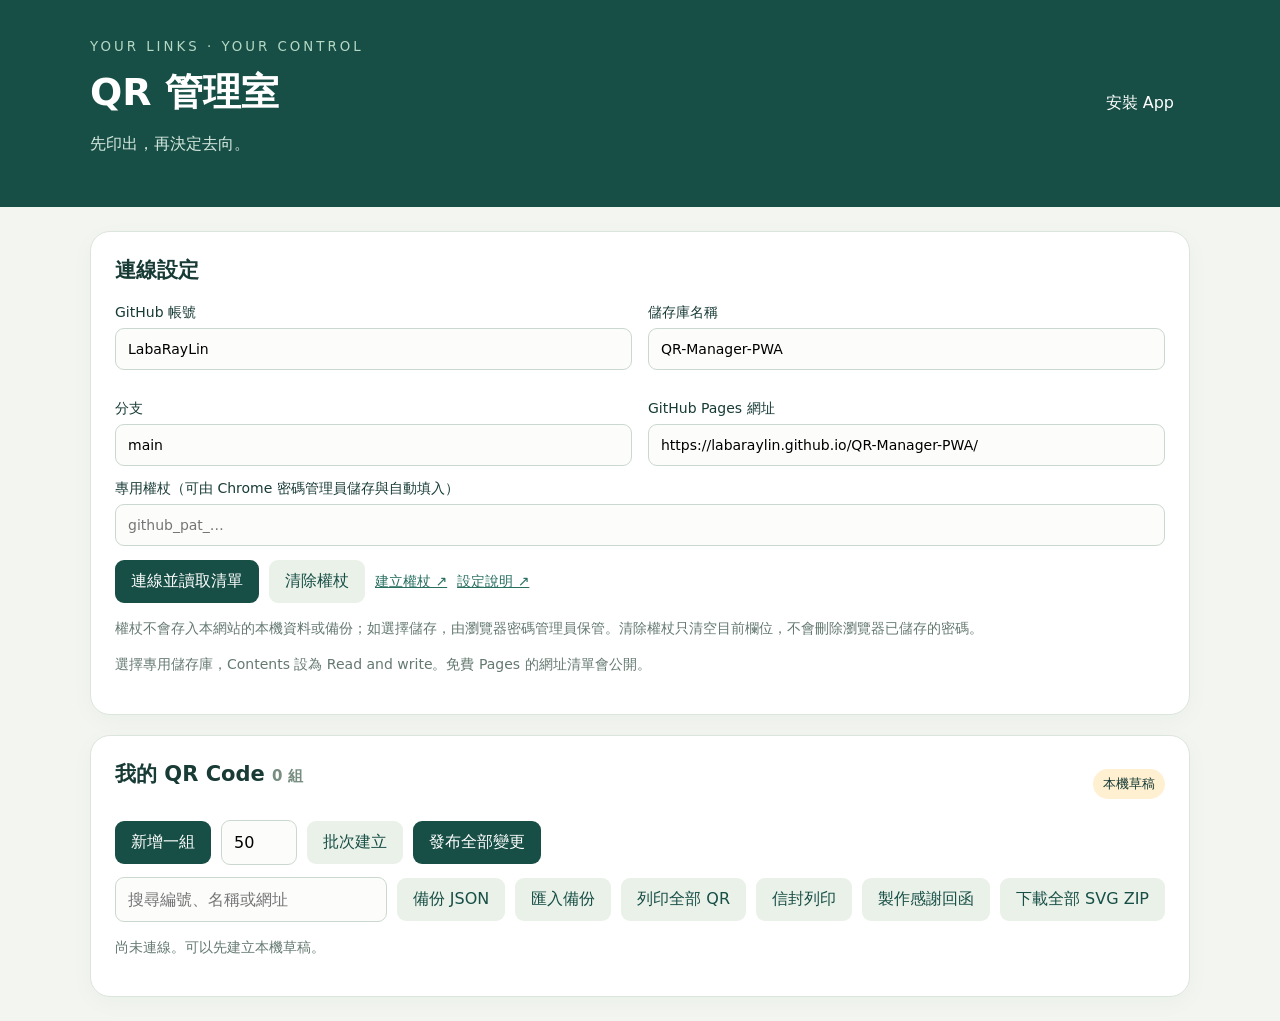
<file: index.html>
<!doctype html>
<html lang="zh-Hant"><head><meta charset="utf-8"><meta name="viewport" content="width=device-width,initial-scale=1"><meta name="theme-color" content="#174f46"><title>QR 管理室</title><link rel="manifest" href="manifest.webmanifest"><link rel="icon" href="icon.svg"><link rel="stylesheet" href="style.css"></head>
<body><header><div><small>YOUR LINKS · YOUR CONTROL</small><h1>QR 管理室</h1><p>先印出，再決定去向。</p></div><button id="install" hidden>安裝 App</button></header>
<main><section class="panel"><h2>連線設定</h2><form id="connectionForm" method="post" autocomplete="on"><div class="grid"><label>GitHub 帳號<input id="owner" list="ownerOptions" name="username" autocomplete="username" autocapitalize="none" spellcheck="false" placeholder="your-account"></label><label>儲存庫名稱<input id="repo" list="repoOptions" placeholder="qr-links"></label><label>分支<input id="branch" list="branchOptions" value="main"></label><label>GitHub Pages 網址<input id="base" list="baseOptions" type="url" placeholder="https://your-account.github.io/qr-links/"></label></div><label>專用權杖（可由 Chrome 密碼管理員儲存與自動填入）<input id="token" name="password" type="password" autocomplete="current-password" placeholder="github_pat_…"></label><div class="actions"><button id="connect" type="submit">連線並讀取清單</button><button id="lock" type="button" class="secondary">清除權杖</button><a href="https://github.com/settings/personal-access-tokens/new" target="_blank" rel="noopener noreferrer">建立權杖 ↗</a><a href="README.md" target="_blank">設定說明 ↗</a></div><datalist id="ownerOptions"></datalist><datalist id="repoOptions"></datalist><datalist id="branchOptions"></datalist><datalist id="baseOptions"></datalist></form><p class="hint">權杖不會存入本網站的本機資料或備份；如選擇儲存，由瀏覽器密碼管理員保管。清除權杖只清空目前欄位，不會刪除瀏覽器已儲存的密碼。</p><p class="hint">選擇專用儲存庫，Contents 設為 Read and write。免費 Pages 的網址清單會公開。</p></section>
<section class="panel"><div class="section-head"><h2>我的 QR Code <span id="count"></span></h2><span id="dirty">本機草稿</span></div><div class="actions"><button id="add">新增一組</button><input id="batchCount" type="number" min="1" max="200" value="50" aria-label="批次數量"><button id="batch" class="secondary">批次建立</button><button id="publish">發布全部變更</button></div><div class="actions"><input id="search" placeholder="搜尋編號、名稱或網址"><button id="backup" class="secondary">備份 JSON</button><label class="file-button">匯入備份<input id="import" type="file" accept=".json,application/json" hidden></label><button id="sheet" class="secondary">列印全部 QR</button></div><p id="status" role="status" aria-live="polite">尚未連線。可以先建立本機草稿。</p><div id="list"></div></section></main>
<dialog id="qrDialog"><h2 id="qrTitle"></h2><div id="qrPreview"></div><p id="qrLink"></p><div class="actions"><button id="download">下載 SVG</button><button id="closeDialog" class="secondary">關閉</button></div></dialog>
<script src="vendor/qrcodegen.js"></script><script src="deployment.js" defer></script><script src="app.js" defer></script><script src="letter.js" defer></script><script src="connection-options.js" defer></script><script type="module" src="envelope.js"></script></body></html>
</file>
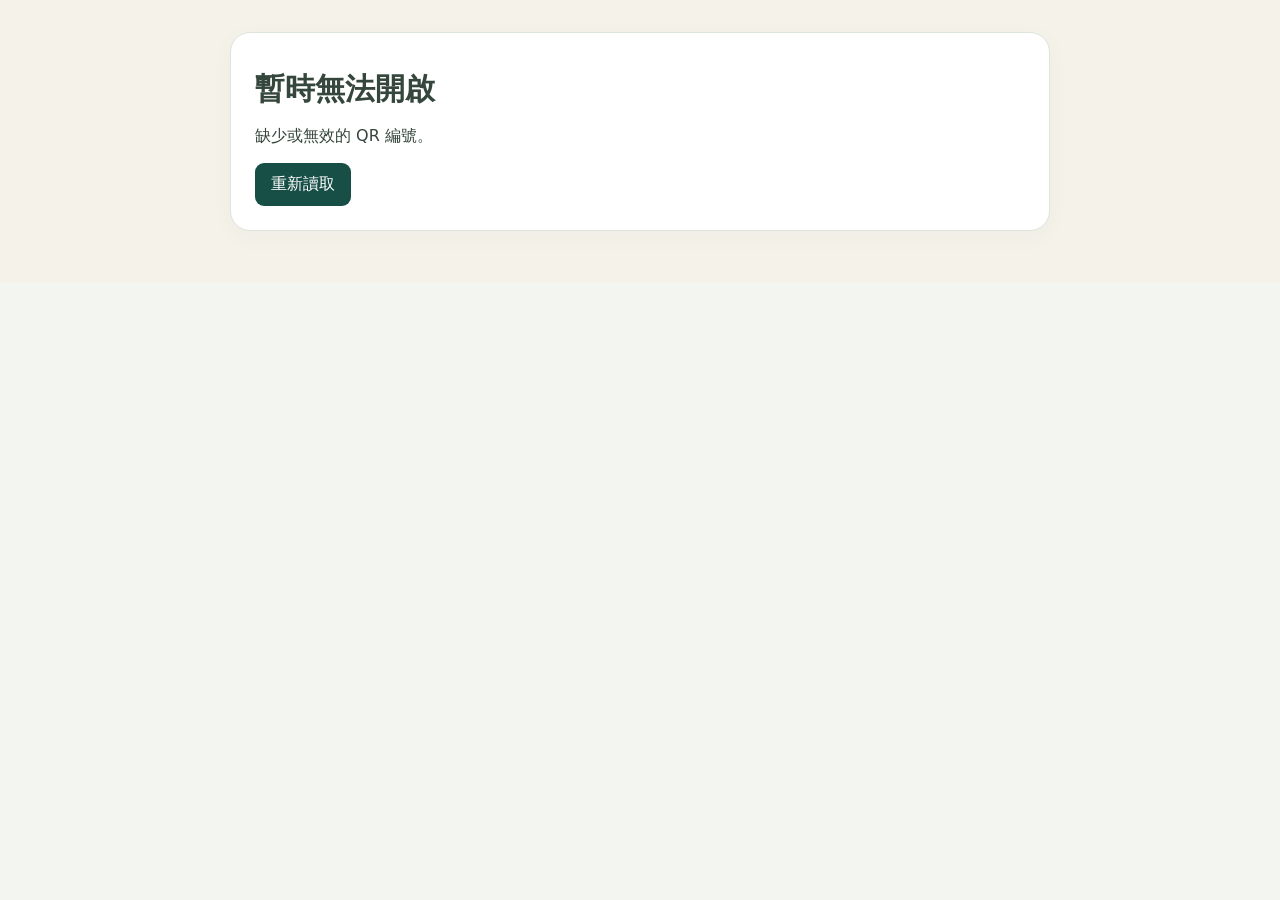
<file: go.html>
<!doctype html><html lang="zh-Hant"><head><meta charset="utf-8"><meta name="viewport" content="width=device-width,initial-scale=1"><title>Aino's dad｜專屬貼圖</title><link rel="stylesheet" href="style.css"><link rel="stylesheet" href="welcome.css"></head><body class="scan-page"><main><section class="panel" id="loading"><h1 id="title">正在開啟連結…</h1><p id="message">請稍候。</p><a id="target" hidden rel="noopener noreferrer">點此開啟目的網址</a><button id="retry" hidden onclick="location.reload()">重新讀取</button></section><article id="welcome" hidden><div class="letter-top">AINO'S DAD · MADE FOR YOU <span>專屬客製貼圖</span></div><section class="intro"><div class="flower" aria-hidden="true">✿</div><p>親愛的顧客，您好</p><h1>謝謝你，<br>讓可愛成為日常。</h1><p>非常感謝您選擇 <strong>Aino's dad</strong> 專屬客製化貼圖服務！<br>您的專屬貼圖已完成繪製，並通過 LINE 官方審核上架囉！</p></section><section class="activation"><span class="pill">取貨後的小提醒</span><h2>請記得私訊我開通</h2><p>請透過原本聯繫我的管道，私訊您的訂單資訊與下方 QR 編號，方便我為您開通專屬貼圖連結。</p><div class="code"><span>您的 QR 編號</span><strong id="qrId"></strong><button id="copyId" type="button">複製編號</button></div><p class="note">收到開通通知後，再掃描同一張 QR Code，就能前往您的貼圖連結。</p></section><section class="steps"><h2>三個步驟，收藏您的專屬可愛</h2><ol><li><b>01</b><div><h3>私訊開通</h3><p>傳送訂單資訊與 QR 編號。</p></div></li><li><b>02</b><div><h3>再次掃描</h3><p>收到開通通知後，再掃描這張 QR Code。</p></div></li><li><b>03</b><div><h3>下載貼圖</h3><p>依連結中的說明完成下載，開始分享您的專屬貼圖！</p></div></li></ol></section><section class="notes"><h2>下載前，請留意</h2><p><strong>LINE 貼圖下載</strong><br>下載時仍需自行支付 LINE 平台顯示的貼圖費用，請依購買頁面的說明操作。</p><p><strong>原始去背圖檔（選購）</strong><br>若您購買「超值套組 + 原始去背檔」，開通後請依提供的連結下載，並記得另外備份。</p></section><section class="ending"><h2>喜歡這份專屬作品嗎？</h2><p>歡迎給予五星好評與曬圖分享，<br>您的支持，是我繼續創作的鼓勵。</p><p>未來若有萌寵、寶寶或節慶送禮需求，<br>歡迎隨時再次光臨！</p><p>祝您使用愉快、天天好心情！</p><div class="signature">Aino's dad <small>敬上</small></div></section></article></main><script src="go.js"></script></body></html>
</file>
<file: style.css>
:root{font-family:system-ui,"Microsoft JhengHei",sans-serif;color:#183b36;background:#f2f5f0}*{box-sizing:border-box}body{margin:0}header{background:#174f46;color:white;padding:36px max(24px,calc((100vw - 1100px)/2));display:flex;justify-content:space-between;align-items:center}header small{letter-spacing:3px;color:#b5d8c4}h1{font-size:38px;margin:12px 0}header p{color:#d6e9df}main{max-width:1148px;margin:24px auto;padding:0 24px}.panel{background:white;border:1px solid #dce5dc;border-radius:20px;padding:24px;margin-bottom:20px;box-shadow:0 6px 24px #163c3608}h2{font-size:21px;margin:0 0 20px}.grid{display:grid;grid-template-columns:repeat(2,1fr);gap:16px}label{display:block;font-size:14px;margin-bottom:14px}input{width:100%;padding:12px;border:1px solid #cbd8cf;border-radius:9px;font:inherit;margin-top:6px;background:#fcfdfb}input:focus{outline:2px solid #6daa8c}button,.file-button{border:0;border-radius:9px;padding:11px 16px;background:#174f46;color:white;font:inherit;cursor:pointer;display:inline-block;margin:0}button.secondary,.file-button{background:#eaf1e9;color:#174f46}button:disabled{opacity:.5;cursor:wait}.actions{display:flex;gap:10px;flex-wrap:wrap;align-items:center;margin:12px 0}.actions input{width:200px;margin:0}#search{flex:1;min-width:200px}#batchCount{width:76px}a{color:#276f60;font-size:14px}.hint,#status{font-size:14px;color:#647970;line-height:1.6}#status.error{color:#af302f}.section-head{display:flex;justify-content:space-between;align-items:center}#dirty{font-size:13px;background:#fff0d1;padding:6px 10px;border-radius:20px}#count{color:#768d80;font-size:15px}.row{display:grid;grid-template-columns:90px 1fr 2fr auto;gap:12px;align-items:center;padding:14px 0;border-top:1px solid #e6ece5}.row input{margin:0}.badge{font-weight:700}.row button{padding:10px}.row small{display:block;color:#758a7c;font-size:11px}dialog{border:0;border-radius:20px;padding:28px;max-width:90vw}dialog::backdrop{background:#153d3699}#qrPreview svg{width:260px;max-width:100%;height:auto}#qrLink{max-width:320px;overflow-wrap:anywhere;font-size:13px}@media(max-width:720px){.grid{grid-template-columns:1fr}.row{grid-template-columns:70px 1fr}.row .target{grid-column:1/-1}.row .row-actions{grid-column:1/-1}header{padding:24px}main{padding:0 12px}.panel{padding:18px}.section-head{align-items:start}h1{font-size:30px}}

#letterDialog{width:640px;max-height:90vh;overflow:auto}#letterChoices{max-height:280px;overflow:auto;border:1px solid #dce5dc;padding:10px;border-radius:10px}.letter-choice{display:flex;gap:10px;align-items:center;margin:0;padding:8px}.letter-choice input{width:18px;height:18px;margin:0}#letterError{color:#af302f}

#deploymentPanel{background:#f2f6ee;border:1px solid #cbdac9;border-radius:12px;padding:18px;margin:16px 0}#deploymentPanel h3{margin:0;font-size:18px}#deploymentElapsed{font-size:13px;color:#617464}.deployment-steps{display:flex;flex-wrap:wrap;gap:14px;list-style:none;padding:0;font-size:14px;color:#849181}.deployment-steps .complete{color:#226246;font-weight:bold}.deployment-steps .active{color:#986b1c;font-weight:bold}#deploymentPanel[data-state=error]{background:#fff0eb;border-color:#e4b7aa}#deploymentDetail{font-size:14px;line-height:1.7}
</file>
<file: welcome.css>
.scan-page{background:#f5f2ea;color:#35463c}.scan-page main{max-width:860px;padding:32px 20px;margin:0 auto}#welcome{background:#fffdf8;border:1px solid #e5dece;border-radius:24px;overflow:hidden;box-shadow:0 16px 60px #6152340c}[hidden]{display:none!important}.letter-top{display:flex;justify-content:space-between;gap:12px;padding:22px 32px;border-bottom:1px solid #e9e3d7;font-size:11px;letter-spacing:2px;color:#657365}.intro{text-align:center;padding:36px 32px 28px}.flower{font-size:50px;color:#acb997}.intro h1{font-size:clamp(32px,6vw,52px);line-height:1.35;margin:12px 0 20px;letter-spacing:2px}.intro p{line-height:1.9;color:#657064;font-size:16px}.activation{margin:0 32px;padding:30px 24px;background:#234f43;color:white;border-radius:18px;text-align:center}.pill{display:inline-block;color:#e1ead2;border:1px solid #739482;border-radius:24px;padding:6px 14px;font-size:13px}.activation h2{font-size:clamp(29px,5.5vw,44px);line-height:1.4;margin:18px 0 12px;color:#fff0bb;font-weight:850;letter-spacing:1px}.activation p{font-size:15px;line-height:1.8;color:#e0ece1}.code{display:flex;justify-content:center;align-items:center;gap:14px;flex-wrap:wrap;margin:20px auto;padding:14px;background:#ffffff12;border:1px dashed #97af91;border-radius:10px}.code span{font-size:13px}.code strong{font-size:26px;letter-spacing:2px;overflow-wrap:anywhere}.code button{background:#e8efdc;color:#234f43;font-size:13px}.activation .note{font-size:13px;margin-bottom:0}.steps,.notes,.ending{padding:32px}.steps h2,.notes h2,.ending h2{font-size:21px;margin:0 0 22px}.steps ol{list-style:none;padding:0;margin:0;display:grid;gap:20px}.steps li{display:flex;gap:18px}.steps li>b{font-size:20px;color:#929d7b;line-height:1.5}.steps h3{margin:0 0 5px;font-size:17px}.steps p,.notes p,.ending p{font-size:15px;line-height:1.85;margin:0;color:#657064}.notes{background:#f2f1e7;border-top:1px solid #e6e5d8;border-bottom:1px solid #e6e5d8}.notes p+p{margin-top:18px}.notes strong{color:#475a48}.ending{text-align:center}.ending p+p{margin-top:18px}.signature{font-size:24px;color:#355a48;margin-top:20px;font-weight:bold}.signature small{font-size:14px;font-weight:normal}.scan-page #loading h1{font-size:30px}@media(max-width:480px){.scan-page main{padding:14px 12px}.letter-top{padding:18px;letter-spacing:1px;font-size:9px}.intro{padding:24px 20px}.activation{margin:0 16px;padding:24px 16px}.activation h2{font-size:30px}.steps,.notes,.ending{padding:26px 22px}.intro p{font-size:15px}}
</file>
